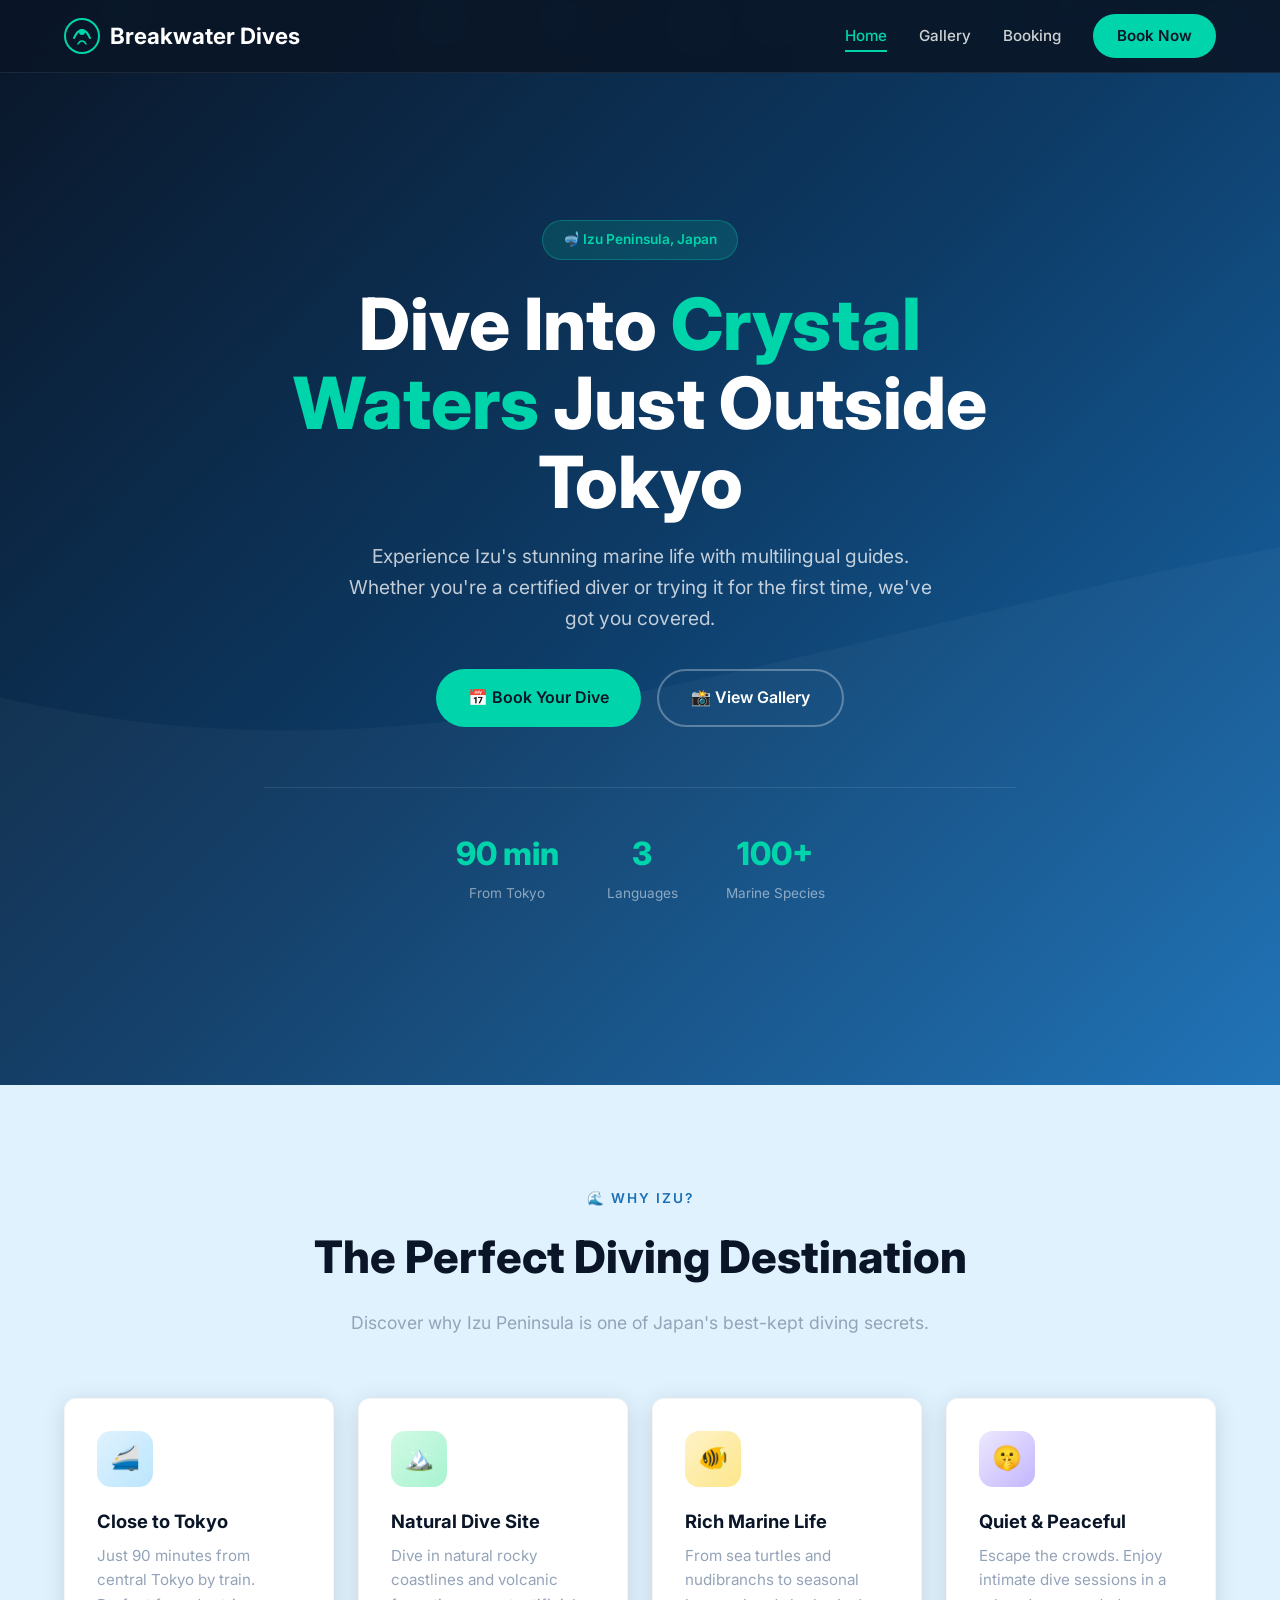
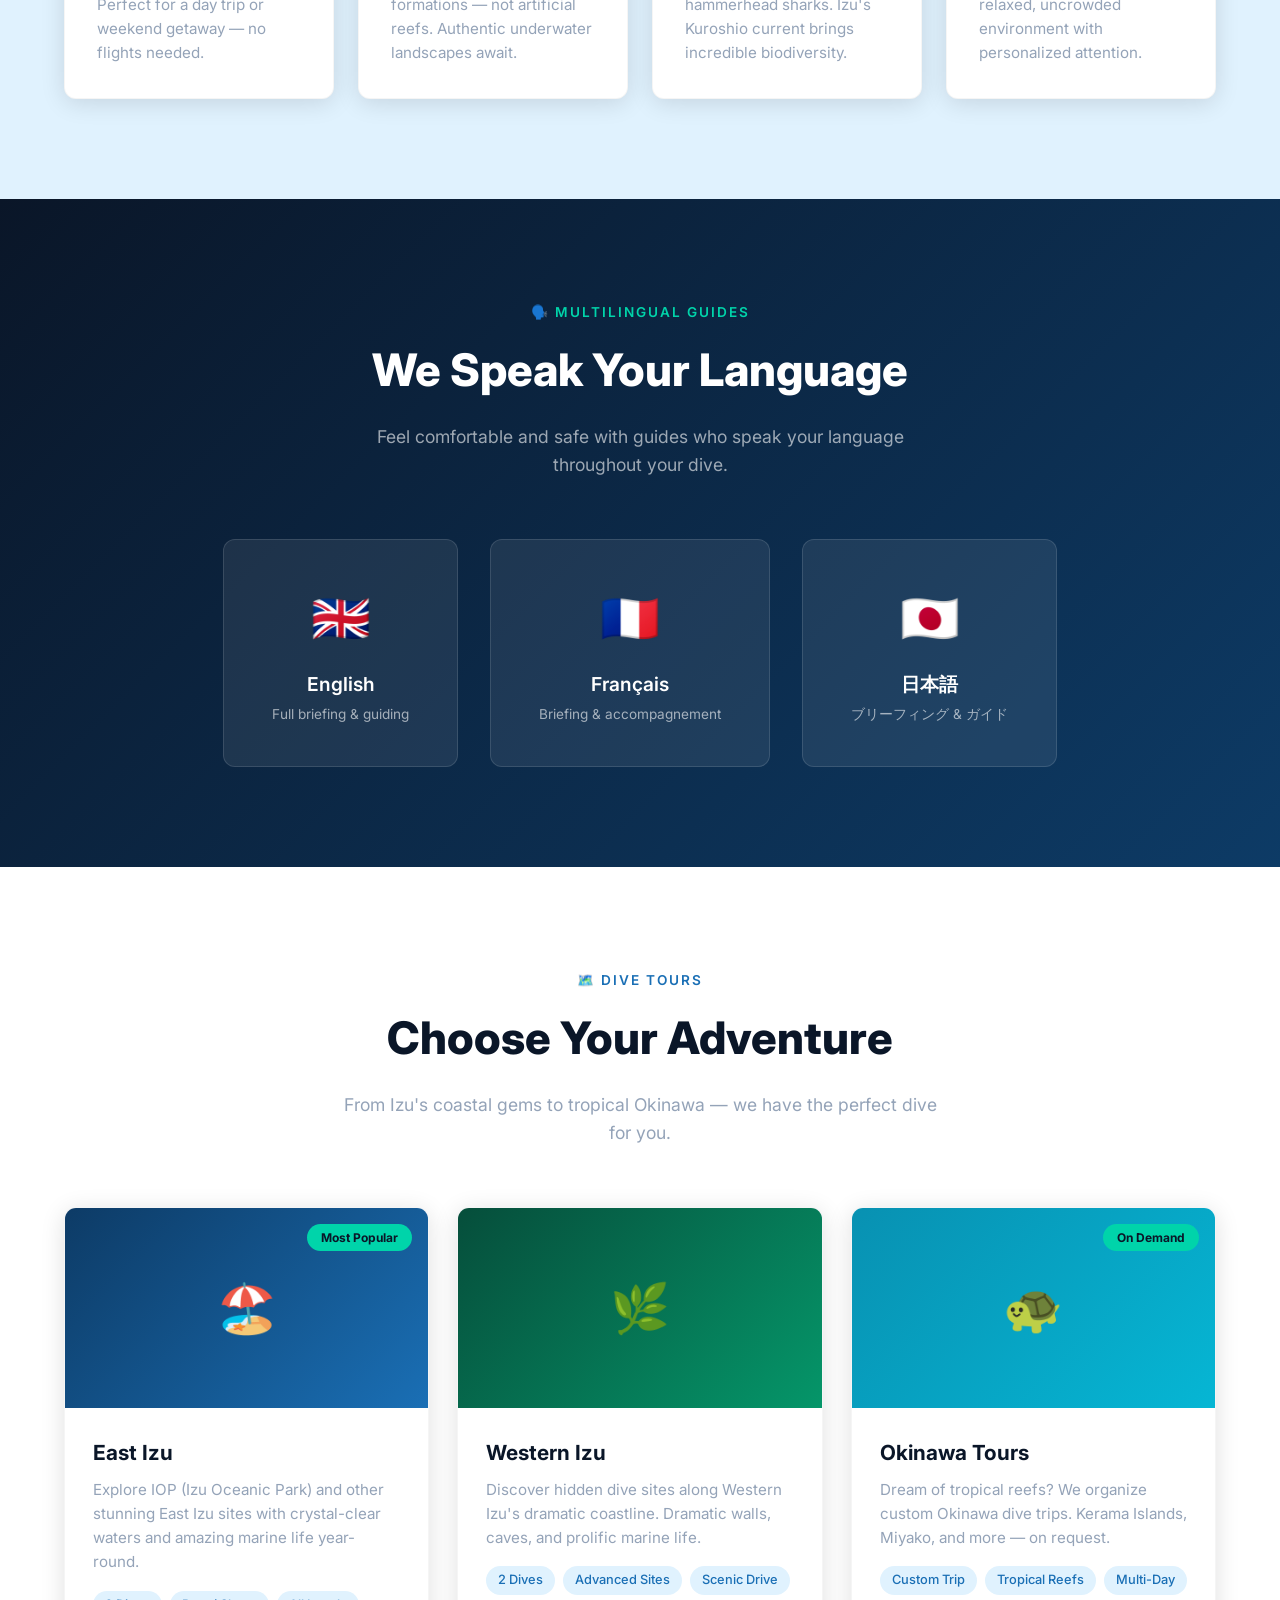
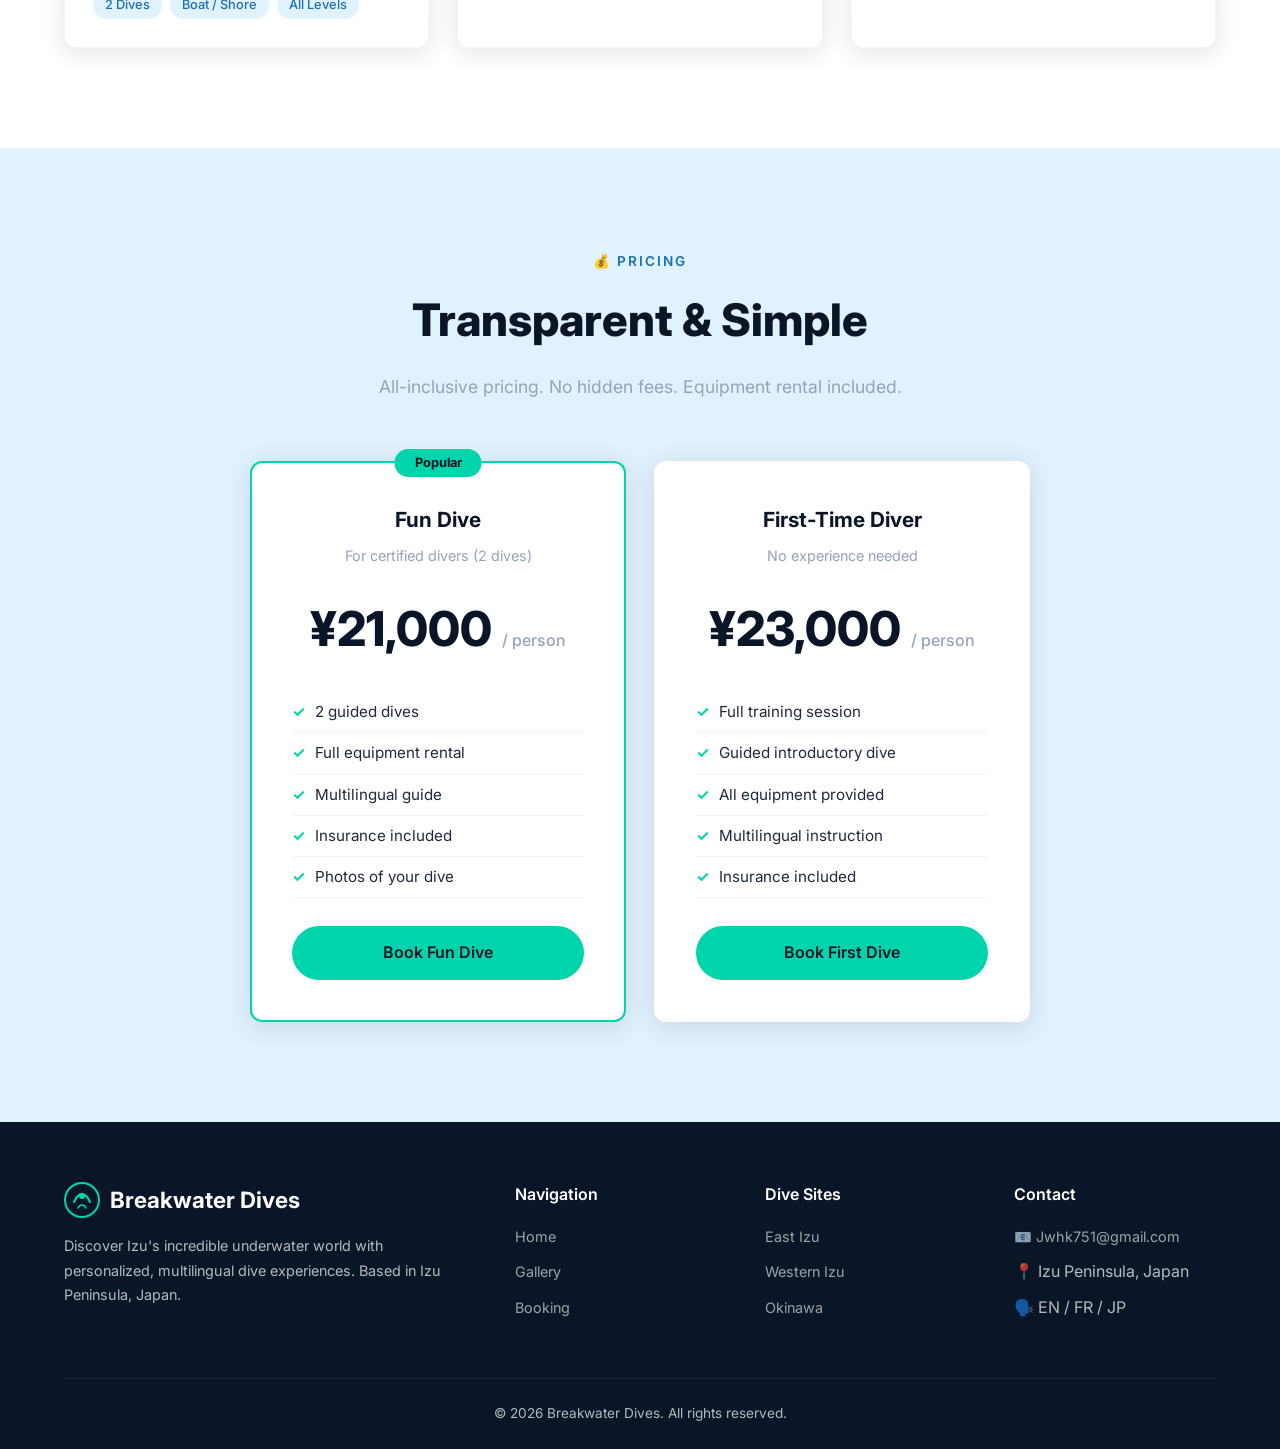
<file: index.html>
<!DOCTYPE html>
<html lang="en">
<head>
  <meta charset="UTF-8">
  <meta name="viewport" content="width=device-width, initial-scale=1.0">
  <title>Breakwater Dives – Discover Izu's Underwater World</title>
  <meta name="description" content="Breakwater Dives offers guided scuba diving in Izu, Japan. Multilingual guides (EN/FR/JP), certified & first-time divers welcome. Close to Tokyo.">
  <link rel="preconnect" href="https://fonts.googleapis.com">
  <link href="https://fonts.googleapis.com/css2?family=Inter:wght@400;500;600;700;800&display=swap" rel="stylesheet">
  <link rel="stylesheet" href="css/style.css">
</head>
<body>

  <!-- Navigation -->
  <nav class="navbar">
    <div class="container">
      <a href="index.html" class="logo">
        <svg viewBox="0 0 36 36" fill="none" xmlns="http://www.w3.org/2000/svg">
          <circle cx="18" cy="18" r="17" stroke="#00d4aa" stroke-width="2"/>
          <path d="M10 20c2-4 4-8 8-8s6 4 8 8" stroke="#00d4aa" stroke-width="2" stroke-linecap="round"/>
          <circle cx="18" cy="14" r="3" fill="#00d4aa"/>
          <path d="M14 26c1-2 2.5-3 4-3s3 1 4 3" stroke="#00d4aa" stroke-width="1.5" stroke-linecap="round"/>
        </svg>
        Breakwater Dives
      </a>
      <div class="nav-links">
        <a href="index.html" class="active">Home</a>
        <a href="gallery.html">Gallery</a>
        <a href="booking.html">Booking</a>
        <a href="booking.html" class="nav-cta">Book Now</a>
      </div>
      <button class="hamburger" aria-label="Menu">
        <span></span><span></span><span></span>
      </button>
    </div>
  </nav>

  <!-- Hero -->
  <section class="hero">
    <div class="hero-bubbles"></div>
    <div class="hero-content">
      <div class="hero-badge">🤿 Izu Peninsula, Japan</div>
      <h1>Dive Into <span>Crystal Waters</span> Just Outside Tokyo</h1>
      <p>Experience Izu's stunning marine life with multilingual guides. Whether you're a certified diver or trying it for the first time, we've got you covered.</p>
      <div class="hero-btns">
        <a href="booking.html" class="btn btn-primary">📅 Book Your Dive</a>
        <a href="gallery.html" class="btn btn-outline">📸 View Gallery</a>
      </div>
      <div class="hero-stats">
        <div class="stat">
          <div class="stat-num">90 min</div>
          <div class="stat-label">From Tokyo</div>
        </div>
        <div class="stat">
          <div class="stat-num">3</div>
          <div class="stat-label">Languages</div>
        </div>
        <div class="stat">
          <div class="stat-num">100+</div>
          <div class="stat-label">Marine Species</div>
        </div>
      </div>
    </div>
  </section>

  <!-- Why Izu -->
  <section class="why-izu" id="why-izu">
    <div class="container">
      <div class="section-header">
        <div class="section-label">🌊 Why Izu?</div>
        <h2 class="section-title">The Perfect Diving Destination</h2>
        <p class="section-subtitle">Discover why Izu Peninsula is one of Japan's best-kept diving secrets.</p>
      </div>
      <div class="merits-grid">
        <div class="merit-card">
          <div class="merit-icon tokyo">🚄</div>
          <h3>Close to Tokyo</h3>
          <p>Just 90 minutes from central Tokyo by train. Perfect for a day trip or weekend getaway — no flights needed.</p>
        </div>
        <div class="merit-card">
          <div class="merit-icon nature">🏔️</div>
          <h3>Natural Dive Site</h3>
          <p>Dive in natural rocky coastlines and volcanic formations — not artificial reefs. Authentic underwater landscapes await.</p>
        </div>
        <div class="merit-card">
          <div class="merit-icon marine">🐠</div>
          <h3>Rich Marine Life</h3>
          <p>From sea turtles and nudibranchs to seasonal hammerhead sharks. Izu's Kuroshio current brings incredible biodiversity.</p>
        </div>
        <div class="merit-card">
          <div class="merit-icon quiet">🤫</div>
          <h3>Quiet & Peaceful</h3>
          <p>Escape the crowds. Enjoy intimate dive sessions in a relaxed, uncrowded environment with personalized attention.</p>
        </div>
      </div>
    </div>
  </section>

  <!-- Languages -->
  <section class="languages">
    <div class="container">
      <div class="section-header">
        <div class="section-label">🗣️ Multilingual Guides</div>
        <h2 class="section-title">We Speak Your Language</h2>
        <p class="section-subtitle">Feel comfortable and safe with guides who speak your language throughout your dive.</p>
      </div>
      <div class="lang-grid">
        <div class="lang-card">
          <div class="lang-flag">🇬🇧</div>
          <h3>English</h3>
          <p>Full briefing & guiding</p>
        </div>
        <div class="lang-card">
          <div class="lang-flag">🇫🇷</div>
          <h3>Français</h3>
          <p>Briefing & accompagnement</p>
        </div>
        <div class="lang-card">
          <div class="lang-flag">🇯🇵</div>
          <h3>日本語</h3>
          <p>ブリーフィング & ガイド</p>
        </div>
      </div>
    </div>
  </section>

  <!-- Tours -->
  <section class="tours" id="tours">
    <div class="container">
      <div class="section-header">
        <div class="section-label">🗺️ Dive Tours</div>
        <h2 class="section-title">Choose Your Adventure</h2>
        <p class="section-subtitle">From Izu's coastal gems to tropical Okinawa — we have the perfect dive for you.</p>
      </div>
      <div class="tours-grid">
        <div class="tour-card">
          <div class="tour-img" style="background: linear-gradient(135deg, #0d3b66, #1a6fb5);">
            🏖️
            <span class="tour-tag">Most Popular</span>
          </div>
          <div class="tour-body">
            <h3>East Izu</h3>
            <p>Explore IOP (Izu Oceanic Park) and other stunning East Izu sites with crystal-clear waters and amazing marine life year-round.</p>
            <div class="tour-features">
              <span class="tour-feat">2 Dives</span>
              <span class="tour-feat">Boat / Shore</span>
              <span class="tour-feat">All Levels</span>
            </div>
          </div>
        </div>
        <div class="tour-card">
          <div class="tour-img" style="background: linear-gradient(135deg, #064e3b, #059669);">
            🌿
          </div>
          <div class="tour-body">
            <h3>Western Izu</h3>
            <p>Discover hidden dive sites along Western Izu's dramatic coastline. Dramatic walls, caves, and prolific marine life.</p>
            <div class="tour-features">
              <span class="tour-feat">2 Dives</span>
              <span class="tour-feat">Advanced Sites</span>
              <span class="tour-feat">Scenic Drive</span>
            </div>
          </div>
        </div>
        <div class="tour-card">
          <div class="tour-img" style="background: linear-gradient(135deg, #0891b2, #06b6d4);">
            🐢
            <span class="tour-tag">On Demand</span>
          </div>
          <div class="tour-body">
            <h3>Okinawa Tours</h3>
            <p>Dream of tropical reefs? We organize custom Okinawa dive trips. Kerama Islands, Miyako, and more — on request.</p>
            <div class="tour-features">
              <span class="tour-feat">Custom Trip</span>
              <span class="tour-feat">Tropical Reefs</span>
              <span class="tour-feat">Multi-Day</span>
            </div>
          </div>
        </div>
      </div>
    </div>
  </section>

  <!-- Pricing -->
  <section class="pricing" id="pricing">
    <div class="container">
      <div class="section-header">
        <div class="section-label">💰 Pricing</div>
        <h2 class="section-title">Transparent & Simple</h2>
        <p class="section-subtitle">All-inclusive pricing. No hidden fees. Equipment rental included.</p>
      </div>
      <div class="pricing-grid">
        <div class="price-card featured">
          <span class="price-badge">Popular</span>
          <h3>Fun Dive</h3>
          <p class="price-desc">For certified divers (2 dives)</p>
          <div class="price-amount">¥21,000 <span>/ person</span></div>
          <ul class="price-includes">
            <li>2 guided dives</li>
            <li>Full equipment rental</li>
            <li>Multilingual guide</li>
            <li>Insurance included</li>
            <li>Photos of your dive</li>
          </ul>
          <a href="booking.html" class="btn btn-primary">Book Fun Dive</a>
        </div>
        <div class="price-card">
          <h3>First-Time Diver</h3>
          <p class="price-desc">No experience needed</p>
          <div class="price-amount">¥23,000 <span>/ person</span></div>
          <ul class="price-includes">
            <li>Full training session</li>
            <li>Guided introductory dive</li>
            <li>All equipment provided</li>
            <li>Multilingual instruction</li>
            <li>Insurance included</li>
          </ul>
          <a href="booking.html" class="btn btn-primary">Book First Dive</a>
        </div>
      </div>
    </div>
  </section>

  <!-- Footer -->
  <footer class="footer">
    <div class="container">
      <div class="footer-grid">
        <div class="footer-brand">
          <a href="index.html" class="logo">
            <svg viewBox="0 0 36 36" fill="none" xmlns="https://thumbs.dreamstime.com/b/minimalist-abstract-logo-featuring-stylized-circular-shape-formed-two-interlocking-arcs-shades-blue-teal-small-446014583.jpg">
              <circle cx="18" cy="18" r="17" stroke="#00d4aa" stroke-width="2"/>
              <path d="M10 20c2-4 4-8 8-8s6 4 8 8" stroke="#00d4aa" stroke-width="2" stroke-linecap="round"/>
              <circle cx="18" cy="14" r="3" fill="#00d4aa"/>
              <path d="M14 26c1-2 2.5-3 4-3s3 1 4 3" stroke="#00d4aa" stroke-width="1.5" stroke-linecap="round"/>
            </svg>
            Breakwater Dives
          </a>
          <p>Discover Izu's incredible underwater world with personalized, multilingual dive experiences. Based in Izu Peninsula, Japan.</p>
        </div>
        <div>
          <h4>Navigation</h4>
          <ul>
            <li><a href="index.html">Home</a></li>
            <li><a href="gallery.html">Gallery</a></li>
            <li><a href="booking.html">Booking</a></li>
          </ul>
        </div>
        <div>
          <h4>Dive Sites</h4>
          <ul>
            <li><a href="booking.html">East Izu</a></li>
            <li><a href="booking.html">Western Izu</a></li>
            <li><a href="booking.html">Okinawa</a></li>
          </ul>
        </div>
        <div>
          <h4>Contact</h4>
          <ul>
            <li><a href="mailto:Jwhk751@gmail.com">📧 Jwhk751@gmail.com</a></li>
            <li>📍 Izu Peninsula, Japan</li>
            <li>🗣️ EN / FR / JP</li>
          </ul>
        </div>
      </div>
      <div class="footer-bottom">
        &copy; 2026 Breakwater Dives. All rights reserved.
      </div>
    </div>
  </footer>

  <script src="js/main.js"></script>
</body>
</html>
</file>
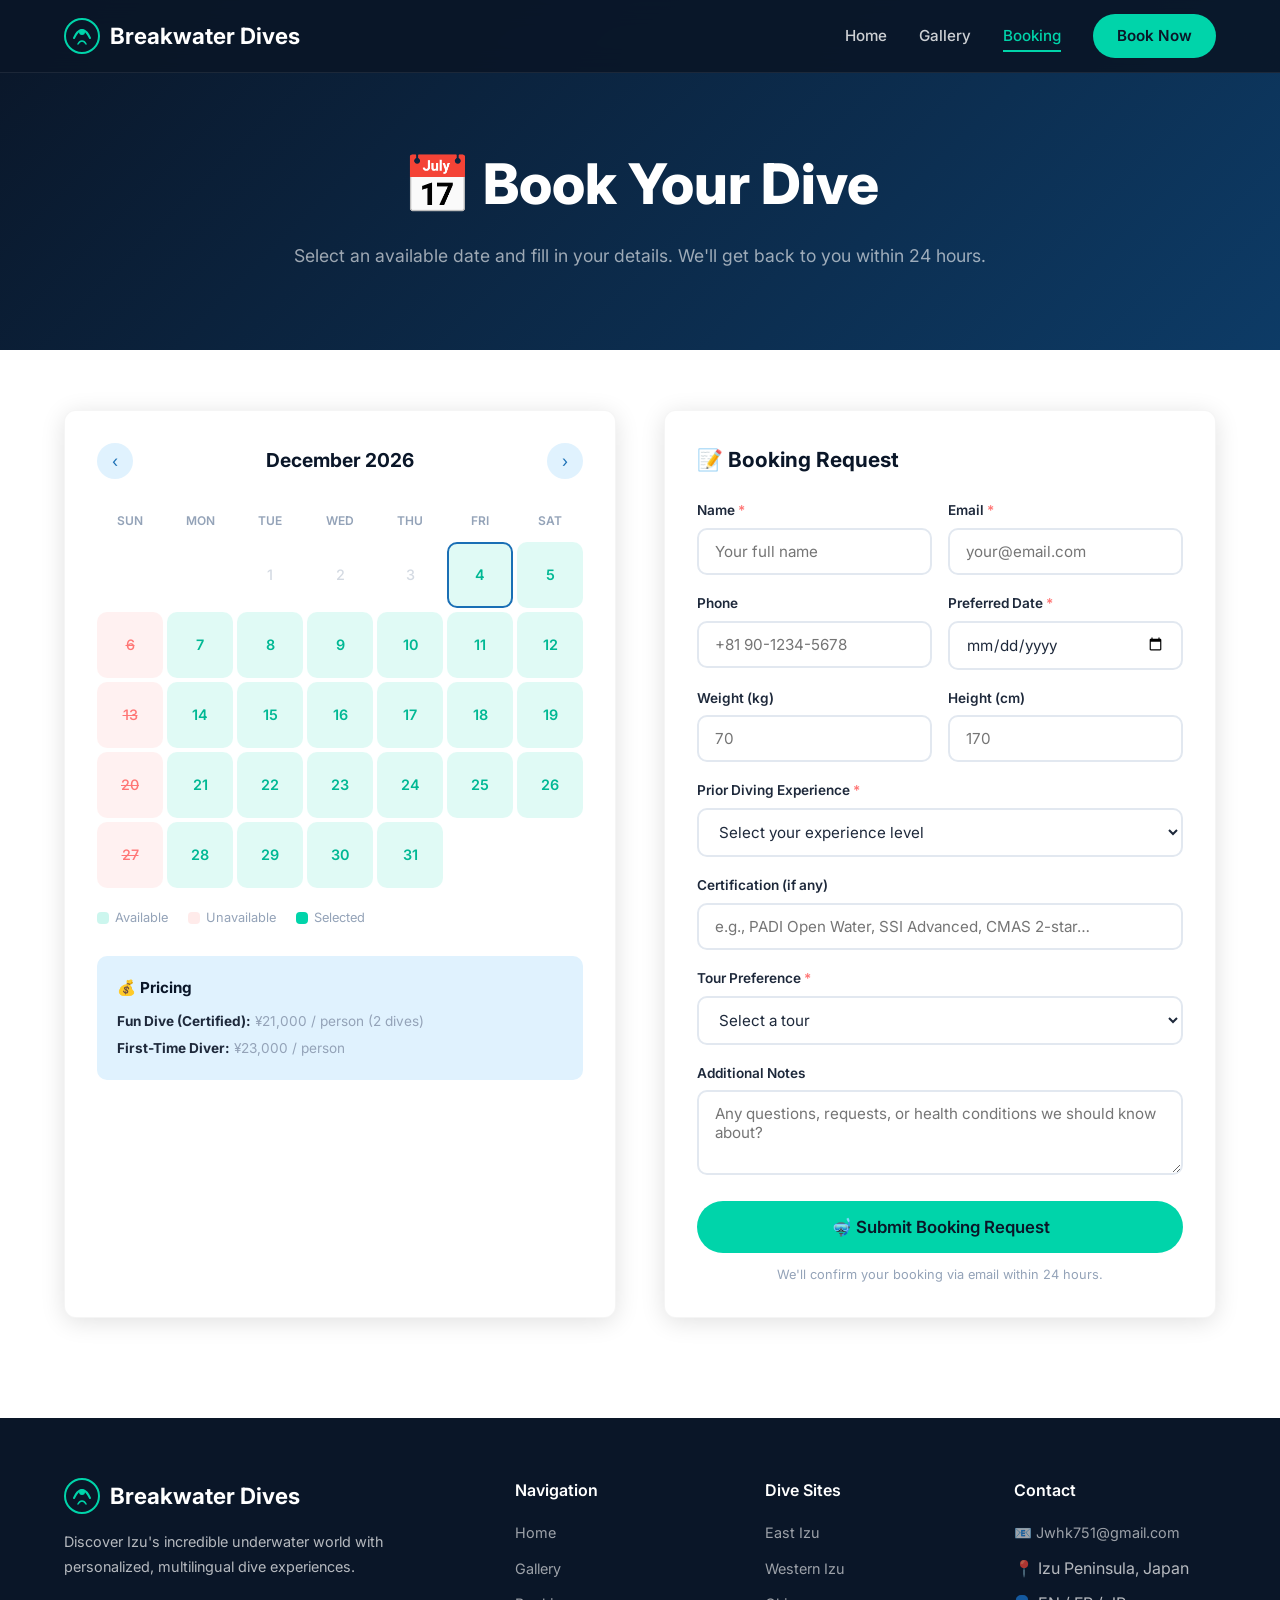
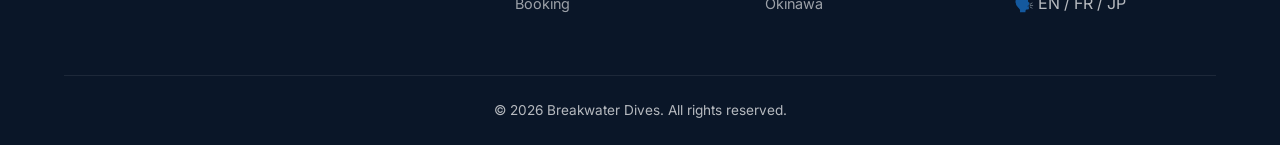
<file: booking.html>
<!DOCTYPE html>
<html lang="en">
<head>
  <meta charset="UTF-8">
  <meta name="viewport" content="width=device-width, initial-scale=1.0">
  <title>Book a Dive – Breakwater Dives</title>
  <meta name="description" content="Check availability and book your dive with Breakwater Dives in Izu, Japan.">
  <link rel="preconnect" href="https://fonts.googleapis.com">
  <link href="https://fonts.googleapis.com/css2?family=Inter:wght@400;500;600;700;800&display=swap" rel="stylesheet">
  <link rel="stylesheet" href="css/style.css">
</head>
<body>

  <!-- Navigation -->
  <nav class="navbar">
    <div class="container">
      <a href="index.html" class="logo">
        <svg viewBox="0 0 36 36" fill="none" xmlns="http://www.w3.org/2000/svg">
          <circle cx="18" cy="18" r="17" stroke="#00d4aa" stroke-width="2"/>
          <path d="M10 20c2-4 4-8 8-8s6 4 8 8" stroke="#00d4aa" stroke-width="2" stroke-linecap="round"/>
          <circle cx="18" cy="14" r="3" fill="#00d4aa"/>
          <path d="M14 26c1-2 2.5-3 4-3s3 1 4 3" stroke="#00d4aa" stroke-width="1.5" stroke-linecap="round"/>
        </svg>
        Breakwater Dives
      </a>
      <div class="nav-links">
        <a href="index.html">Home</a>
        <a href="gallery.html">Gallery</a>
        <a href="booking.html" class="active">Booking</a>
        <a href="booking.html" class="nav-cta">Book Now</a>
      </div>
      <button class="hamburger" aria-label="Menu">
        <span></span><span></span><span></span>
      </button>
    </div>
  </nav>

  <!-- Page Hero -->
  <section class="page-hero">
    <div class="container">
      <h1>📅 Book Your Dive</h1>
      <p>Select an available date and fill in your details. We'll get back to you within 24 hours.</p>
    </div>
  </section>

  <!-- Booking Section -->
  <section class="booking-section">
    <div class="container">
      <div class="booking-layout">

        <!-- Calendar Panel -->
        <div class="calendar-panel">
          <div class="calendar-header">
            <button class="cal-nav" id="calPrev" aria-label="Previous month">&#8249;</button>
            <h3 id="calendarMonth"></h3>
            <button class="cal-nav" id="calNext" aria-label="Next month">&#8250;</button>
          </div>
          <div class="calendar-grid" id="calendarGrid"></div>
          <div class="cal-legend">
            <div class="cal-legend-item">
              <div class="cal-legend-dot" style="background: rgba(0,212,170,.2);"></div> Available
            </div>
            <div class="cal-legend-item">
              <div class="cal-legend-dot" style="background: rgba(255,118,117,.15);"></div> Unavailable
            </div>
            <div class="cal-legend-item">
              <div class="cal-legend-dot" style="background: var(--accent);"></div> Selected
            </div>
          </div>

          <!-- Pricing reminder -->
          <div style="margin-top: 28px; padding: 20px; background: var(--light); border-radius: 10px;">
            <h4 style="font-size: .95rem; font-weight: 700; color: var(--deep); margin-bottom: 10px;">💰 Pricing</h4>
            <p style="font-size: .85rem; color: var(--text-light); margin-bottom: 6px;">
              <strong style="color: var(--text);">Fun Dive (Certified):</strong> ¥21,000 / person (2 dives)
            </p>
            <p style="font-size: .85rem; color: var(--text-light);">
              <strong style="color: var(--text);">First-Time Diver:</strong> ¥23,000 / person
            </p>
          </div>
        </div>

        <!-- Booking Form -->
        <div class="form-panel">
          <h3>📝 Booking Request</h3>
          <form id="bookingForm" action="https://formsubmit.co/Jwhk751@gmail.com" method="POST">
            <!-- FormSubmit config -->
            <input type="hidden" name="_subject" value="New Dive Booking Request – Breakwater Dives">
            <input type="hidden" name="_captcha" value="true">
            <input type="hidden" name="_template" value="table">
            <input type="hidden" name="_next" value="">
            <input type="text" name="_honey" style="display:none">

            <div class="form-row">
              <div class="form-group">
                <label>Name <span class="required">*</span></label>
                <input type="text" name="name" required placeholder="Your full name">
              </div>
              <div class="form-group">
                <label>Email <span class="required">*</span></label>
                <input type="email" name="email" required placeholder="your@email.com">
              </div>
            </div>

            <div class="form-row">
              <div class="form-group">
                <label>Phone</label>
                <input type="tel" name="phone" placeholder="+81 90-1234-5678">
              </div>
              <div class="form-group">
                <label>Preferred Date <span class="required">*</span></label>
                <input type="date" name="preferred_date" id="preferredDate" required>
              </div>
            </div>

            <div class="form-row">
              <div class="form-group">
                <label>Weight (kg)</label>
                <input type="number" name="weight_kg" placeholder="70" min="30" max="200">
              </div>
              <div class="form-group">
                <label>Height (cm)</label>
                <input type="number" name="height_cm" placeholder="170" min="100" max="220">
              </div>
            </div>

            <div class="form-group">
              <label>Prior Diving Experience <span class="required">*</span></label>
              <select name="experience" required>
                <option value="" disabled selected>Select your experience level</option>
                <option value="none">No experience (first time)</option>
                <option value="beginner">Beginner (1-5 dives)</option>
                <option value="intermediate">Intermediate (6-30 dives)</option>
                <option value="advanced">Advanced (30+ dives)</option>
                <option value="professional">Professional / Instructor</option>
              </select>
            </div>

            <div class="form-group">
              <label>Certification (if any)</label>
              <input type="text" name="certification" placeholder="e.g., PADI Open Water, SSI Advanced, CMAS 2-star…">
            </div>

            <div class="form-group">
              <label>Tour Preference <span class="required">*</span></label>
              <select name="tour_preference" required>
                <option value="" disabled selected>Select a tour</option>
                <option value="east_izu">East Izu (Most Popular)</option>
                <option value="western_izu">Western Izu</option>
                <option value="okinawa">Okinawa Tour (On Demand)</option>
                <option value="undecided">Not sure yet — please advise</option>
              </select>
            </div>

            <div class="form-group">
              <label>Additional Notes</label>
              <textarea name="notes" rows="3" placeholder="Any questions, requests, or health conditions we should know about?"></textarea>
            </div>

            <div class="form-submit">
              <button type="submit" class="btn btn-primary">🤿 Submit Booking Request</button>
            </div>
            <p class="form-note">We'll confirm your booking via email within 24 hours.</p>
          </form>
        </div>

      </div>
    </div>
  </section>

  <!-- Footer -->
  <footer class="footer">
    <div class="container">
      <div class="footer-grid">
        <div class="footer-brand">
          <a href="index.html" class="logo">
            <svg viewBox="0 0 36 36" fill="none" xmlns="http://www.w3.org/2000/svg">
              <circle cx="18" cy="18" r="17" stroke="#00d4aa" stroke-width="2"/>
              <path d="M10 20c2-4 4-8 8-8s6 4 8 8" stroke="#00d4aa" stroke-width="2" stroke-linecap="round"/>
              <circle cx="18" cy="14" r="3" fill="#00d4aa"/>
              <path d="M14 26c1-2 2.5-3 4-3s3 1 4 3" stroke="#00d4aa" stroke-width="1.5" stroke-linecap="round"/>
            </svg>
            Breakwater Dives
          </a>
          <p>Discover Izu's incredible underwater world with personalized, multilingual dive experiences.</p>
        </div>
        <div>
          <h4>Navigation</h4>
          <ul>
            <li><a href="index.html">Home</a></li>
            <li><a href="gallery.html">Gallery</a></li>
            <li><a href="booking.html">Booking</a></li>
          </ul>
        </div>
        <div>
          <h4>Dive Sites</h4>
          <ul>
            <li><a href="booking.html">East Izu</a></li>
            <li><a href="booking.html">Western Izu</a></li>
            <li><a href="booking.html">Okinawa</a></li>
          </ul>
        </div>
        <div>
          <h4>Contact</h4>
          <ul>
            <li><a href="mailto:Jwhk751@gmail.com">📧 Jwhk751@gmail.com</a></li>
            <li>📍 Izu Peninsula, Japan</li>
            <li>🗣️ EN / FR / JP</li>
          </ul>
        </div>
      </div>
      <div class="footer-bottom">
        &copy; 2026 Breakwater Dives. All rights reserved.
      </div>
    </div>
  </footer>

  <script src="js/calendar.js"></script>
  <script src="js/main.js"></script>
</body>
</html>
</file>
<file: css/style.css>
/* ===== Reset & Base ===== */
*, *::before, *::after { box-sizing: border-box; margin: 0; padding: 0; }

:root {
  --deep: #0a1628;
  --ocean: #0d3b66;
  --mid: #1a6fb5;
  --sky: #3da5d9;
  --light: #e0f2fe;
  --foam: #ffffff;
  --accent: #00d4aa;
  --accent-dark: #00b894;
  --coral: #ff7675;
  --sand: #ffeaa7;
  --text: #1e293b;
  --text-light: #94a3b8;
  --radius: 12px;
  --shadow: 0 4px 24px rgba(0,0,0,.12);
  --shadow-lg: 0 8px 40px rgba(0,0,0,.18);
  --transition: .3s ease;
}

html { scroll-behavior: smooth; font-size: 16px; }
body {
  font-family: 'Inter', -apple-system, BlinkMacSystemFont, 'Segoe UI', sans-serif;
  color: var(--text);
  line-height: 1.6;
  background: var(--foam);
  overflow-x: hidden;
}

a { text-decoration: none; color: inherit; }
ul { list-style: none; }
img { max-width: 100%; display: block; }
button, input, select, textarea { font-family: inherit; font-size: inherit; }

.container { max-width: 1200px; margin: 0 auto; padding: 0 24px; }

/* ===== Navigation ===== */
.navbar {
  position: fixed; top: 0; left: 0; right: 0; z-index: 1000;
  background: rgba(10, 22, 40, .92);
  backdrop-filter: blur(12px);
  border-bottom: 1px solid rgba(255,255,255,.08);
  transition: var(--transition);
}
.navbar .container {
  display: flex; align-items: center; justify-content: space-between;
  height: 72px;
}
.logo {
  display: flex; align-items: center; gap: 10px;
  font-size: 1.4rem; font-weight: 700; color: var(--foam);
}
.logo svg { width: 36px; height: 36px; }
.nav-links { display: flex; gap: 32px; align-items: center; }
.nav-links a {
  color: rgba(255,255,255,.8); font-weight: 500; font-size: .95rem;
  position: relative; transition: var(--transition);
}
.nav-links a:hover, .nav-links a.active { color: var(--accent); }
.nav-links a::after {
  content: ''; position: absolute; bottom: -4px; left: 0; width: 0; height: 2px;
  background: var(--accent); transition: var(--transition);
}
.nav-links a:hover::after, .nav-links a.active::after { width: 100%; }
.nav-cta {
  background: var(--accent); color: var(--deep) !important; padding: 10px 24px;
  border-radius: 50px; font-weight: 600 !important;
}
.nav-cta:hover { background: var(--accent-dark); }
.nav-cta::after { display: none !important; }

.hamburger {
  display: none; flex-direction: column; gap: 5px; cursor: pointer;
  background: none; border: none; padding: 4px;
}
.hamburger span {
  width: 26px; height: 2px; background: var(--foam); border-radius: 2px;
  transition: var(--transition);
}

/* ===== Hero ===== */
.hero {
  position: relative; min-height: 100vh; display: flex; align-items: center;
  background: linear-gradient(135deg, var(--deep) 0%, var(--ocean) 50%, var(--mid) 100%);
  overflow: hidden;
}
.hero::before {
  content: ''; position: absolute; inset: 0;
  background: url('data:image/svg+xml,<svg xmlns="http://www.w3.org/2000/svg" viewBox="0 0 1440 320"><path fill="rgba(255,255,255,0.03)" d="M0,192L48,176C96,160,192,128,288,138.7C384,149,480,203,576,213.3C672,224,768,192,864,170.7C960,149,1056,139,1152,154.7C1248,171,1344,213,1392,234.7L1440,256L1440,320L1392,320C1344,320,1248,320,1152,320C1056,320,960,320,864,320C768,320,672,320,576,320C480,320,384,320,288,320C192,320,96,320,48,320L0,320Z"/></svg>') no-repeat bottom / cover;
}
.hero-bubbles {
  position: absolute; inset: 0; pointer-events: none; overflow: hidden;
}
.bubble {
  position: absolute; border-radius: 50%;
  background: radial-gradient(circle at 30% 30%, rgba(0,212,170,.15), transparent);
  animation: float linear infinite;
}
@keyframes float {
  0% { transform: translateY(100vh) scale(0); opacity: 0; }
  10% { opacity: 1; }
  90% { opacity: 1; }
  100% { transform: translateY(-20vh) scale(1); opacity: 0; }
}
.hero-content {
  position: relative; z-index: 2; text-align: center;
  max-width: 800px; margin: 0 auto; padding: 120px 24px 80px;
}
.hero-badge {
  display: inline-flex; align-items: center; gap: 8px;
  background: rgba(0,212,170,.15); border: 1px solid rgba(0,212,170,.3);
  padding: 8px 20px; border-radius: 50px; margin-bottom: 24px;
  color: var(--accent); font-size: .85rem; font-weight: 600;
}
.hero h1 {
  font-size: clamp(2.5rem, 6vw, 4.5rem); font-weight: 800;
  color: var(--foam); line-height: 1.1; margin-bottom: 20px;
}
.hero h1 span { color: var(--accent); }
.hero p {
  font-size: 1.2rem; color: rgba(255,255,255,.75); margin-bottom: 36px;
  max-width: 600px; margin-left: auto; margin-right: auto;
}
.hero-btns { display: flex; gap: 16px; justify-content: center; flex-wrap: wrap; }
.btn {
  display: inline-flex; align-items: center; gap: 8px;
  padding: 14px 32px; border-radius: 50px; font-weight: 600;
  font-size: 1rem; cursor: pointer; border: none; transition: var(--transition);
}
.btn-primary { background: var(--accent); color: var(--deep); }
.btn-primary:hover { background: var(--accent-dark); transform: translateY(-2px); box-shadow: var(--shadow-lg); }
.btn-outline {
  background: transparent; color: var(--foam);
  border: 2px solid rgba(255,255,255,.3);
}
.btn-outline:hover { border-color: var(--accent); color: var(--accent); }
.hero-stats {
  display: flex; justify-content: center; gap: 48px; margin-top: 60px;
  padding-top: 40px; border-top: 1px solid rgba(255,255,255,.1);
}
.stat { text-align: center; }
.stat-num { font-size: 2rem; font-weight: 800; color: var(--accent); }
.stat-label { font-size: .85rem; color: rgba(255,255,255,.5); margin-top: 4px; }

/* ===== Section Styles ===== */
section { padding: 100px 0; }
.section-label {
  display: inline-flex; align-items: center; gap: 8px;
  color: var(--mid); font-weight: 600; font-size: .85rem;
  text-transform: uppercase; letter-spacing: 2px; margin-bottom: 12px;
}
.section-title {
  font-size: clamp(1.8rem, 4vw, 2.8rem); font-weight: 800;
  color: var(--deep); margin-bottom: 16px;
}
.section-subtitle {
  font-size: 1.1rem; color: var(--text-light); max-width: 600px;
}
.section-header { text-align: center; margin-bottom: 60px; }
.section-header .section-subtitle { margin: 0 auto; }

/* ===== Why Izu ===== */
.why-izu { background: var(--light); }
.merits-grid {
  display: grid; grid-template-columns: repeat(auto-fit, minmax(260px, 1fr));
  gap: 24px;
}
.merit-card {
  background: var(--foam); border-radius: var(--radius); padding: 32px;
  box-shadow: var(--shadow); transition: var(--transition);
  border: 1px solid rgba(0,0,0,.04);
}
.merit-card:hover { transform: translateY(-4px); box-shadow: var(--shadow-lg); }
.merit-icon {
  width: 56px; height: 56px; border-radius: 14px; display: flex;
  align-items: center; justify-content: center; margin-bottom: 20px;
  font-size: 1.5rem;
}
.merit-icon.tokyo { background: linear-gradient(135deg, #e0f2fe, #bae6fd); }
.merit-icon.nature { background: linear-gradient(135deg, #d1fae5, #a7f3d0); }
.merit-icon.marine { background: linear-gradient(135deg, #fef3c7, #fde68a); }
.merit-icon.quiet { background: linear-gradient(135deg, #ede9fe, #c4b5fd); }
.merit-card h3 { font-size: 1.15rem; font-weight: 700; margin-bottom: 8px; color: var(--deep); }
.merit-card p { color: var(--text-light); font-size: .95rem; }

/* ===== Languages ===== */
.languages { background: linear-gradient(135deg, var(--deep), var(--ocean)); color: var(--foam); }
.lang-grid { display: flex; gap: 32px; justify-content: center; flex-wrap: wrap; }
.lang-card {
  background: rgba(255,255,255,.08); border: 1px solid rgba(255,255,255,.12);
  border-radius: var(--radius); padding: 40px 48px; text-align: center;
  transition: var(--transition); min-width: 200px;
}
.lang-card:hover { background: rgba(255,255,255,.14); transform: translateY(-4px); }
.lang-flag { font-size: 3rem; margin-bottom: 12px; }
.lang-card h3 { font-size: 1.2rem; font-weight: 600; }
.lang-card p { color: rgba(255,255,255,.6); font-size: .85rem; margin-top: 4px; }
.languages .section-label { color: var(--accent); }
.languages .section-title { color: var(--foam); }
.languages .section-subtitle { color: rgba(255,255,255,.6); }

/* ===== Tours ===== */
.tours-grid {
  display: grid; grid-template-columns: repeat(auto-fit, minmax(320px, 1fr));
  gap: 28px;
}
.tour-card {
  background: var(--foam); border-radius: var(--radius); overflow: hidden;
  box-shadow: var(--shadow); transition: var(--transition);
  border: 1px solid rgba(0,0,0,.04);
}
.tour-card:hover { transform: translateY(-4px); box-shadow: var(--shadow-lg); }
.tour-img {
  height: 200px; background: linear-gradient(135deg, var(--ocean), var(--mid));
  display: flex; align-items: center; justify-content: center;
  font-size: 3rem; position: relative;
}
.tour-tag {
  position: absolute; top: 16px; right: 16px;
  background: var(--accent); color: var(--deep); padding: 4px 14px;
  border-radius: 50px; font-size: .75rem; font-weight: 700;
}
.tour-body { padding: 28px; }
.tour-body h3 { font-size: 1.3rem; font-weight: 700; margin-bottom: 8px; color: var(--deep); }
.tour-body p { color: var(--text-light); font-size: .95rem; margin-bottom: 16px; }
.tour-features { display: flex; flex-wrap: wrap; gap: 8px; }
.tour-feat {
  background: var(--light); color: var(--mid); padding: 4px 12px;
  border-radius: 50px; font-size: .8rem; font-weight: 500;
}

/* ===== Pricing ===== */
.pricing { background: var(--light); }
.pricing-grid {
  display: grid; grid-template-columns: repeat(auto-fit, minmax(340px, 1fr));
  gap: 28px; max-width: 780px; margin: 0 auto;
}
.price-card {
  background: var(--foam); border-radius: var(--radius); padding: 40px;
  box-shadow: var(--shadow); text-align: center; position: relative;
  border: 2px solid transparent; transition: var(--transition);
}
.price-card.featured { border-color: var(--accent); }
.price-card.featured .price-badge {
  position: absolute; top: -14px; left: 50%; transform: translateX(-50%);
  background: var(--accent); color: var(--deep); padding: 4px 20px;
  border-radius: 50px; font-size: .8rem; font-weight: 700;
}
.price-card h3 { font-size: 1.3rem; font-weight: 700; margin-bottom: 8px; color: var(--deep); }
.price-desc { color: var(--text-light); font-size: .9rem; margin-bottom: 24px; }
.price-amount { font-size: 3rem; font-weight: 800; color: var(--deep); }
.price-amount span { font-size: 1rem; font-weight: 500; color: var(--text-light); }
.price-includes { margin-top: 24px; text-align: left; }
.price-includes li {
  padding: 8px 0; font-size: .95rem; color: var(--text);
  display: flex; align-items: center; gap: 10px;
  border-bottom: 1px solid rgba(0,0,0,.05);
}
.price-includes li::before { content: '✓'; color: var(--accent); font-weight: 700; }
.price-card .btn { margin-top: 28px; width: 100%; justify-content: center; }

/* ===== Gallery Page ===== */
.page-hero {
  background: linear-gradient(135deg, var(--deep), var(--ocean));
  padding: 140px 0 80px; text-align: center;
}
.page-hero h1 { font-size: clamp(2rem, 5vw, 3.5rem); font-weight: 800; color: var(--foam); margin-bottom: 12px; }
.page-hero p { font-size: 1.1rem; color: rgba(255,255,255,.6); }

.gallery-grid {
  display: grid;
  grid-template-columns: repeat(auto-fill, minmax(300px, 1fr));
  gap: 20px; padding: 60px 0;
}
.gallery-item {
  border-radius: var(--radius); overflow: hidden; position: relative;
  aspect-ratio: 4/3; cursor: pointer; box-shadow: var(--shadow);
}
.gallery-item img {
  width: 100%; height: 100%; object-fit: cover;
  transition: transform .5s ease;
}
.gallery-item:hover img { transform: scale(1.08); }
.gallery-overlay {
  position: absolute; inset: 0;
  background: linear-gradient(to top, rgba(0,0,0,.6), transparent);
  opacity: 0; transition: var(--transition);
  display: flex; align-items: flex-end; padding: 20px;
}
.gallery-item:hover .gallery-overlay { opacity: 1; }
.gallery-overlay span { color: var(--foam); font-weight: 600; font-size: .95rem; }

/* Lightbox */
.lightbox {
  position: fixed; inset: 0; z-index: 2000; background: rgba(0,0,0,.92);
  display: none; align-items: center; justify-content: center;
  backdrop-filter: blur(8px);
}
.lightbox.active { display: flex; }
.lightbox img { max-width: 90vw; max-height: 85vh; border-radius: 8px; box-shadow: var(--shadow-lg); }
.lightbox-close {
  position: absolute; top: 24px; right: 24px;
  background: rgba(255,255,255,.15); border: none; color: var(--foam);
  width: 48px; height: 48px; border-radius: 50%; font-size: 1.5rem;
  cursor: pointer; transition: var(--transition);
}
.lightbox-close:hover { background: rgba(255,255,255,.3); }
.lightbox-nav {
  position: absolute; top: 50%; transform: translateY(-50%);
  background: rgba(255,255,255,.12); border: none; color: var(--foam);
  width: 52px; height: 52px; border-radius: 50%; font-size: 1.4rem;
  cursor: pointer; transition: var(--transition);
}
.lightbox-nav:hover { background: rgba(255,255,255,.25); }
.lightbox-prev { left: 24px; }
.lightbox-next { right: 24px; }

/* ===== Booking Page ===== */
.booking-section { padding: 60px 0 100px; }
.booking-layout { display: grid; grid-template-columns: 1fr 1fr; gap: 48px; }

/* Calendar */
.calendar-panel {
  background: var(--foam); border-radius: var(--radius); padding: 32px;
  box-shadow: var(--shadow); border: 1px solid rgba(0,0,0,.04);
}
.calendar-header {
  display: flex; align-items: center; justify-content: space-between; margin-bottom: 24px;
}
.calendar-header h3 { font-size: 1.2rem; font-weight: 700; color: var(--deep); }
.cal-nav {
  background: var(--light); border: none; width: 36px; height: 36px;
  border-radius: 50%; cursor: pointer; font-size: 1rem;
  color: var(--mid); transition: var(--transition);
}
.cal-nav:hover { background: var(--mid); color: var(--foam); }
.calendar-grid { display: grid; grid-template-columns: repeat(7, 1fr); gap: 4px; }
.cal-day-name {
  text-align: center; font-size: .75rem; font-weight: 600;
  color: var(--text-light); padding: 8px 0; text-transform: uppercase;
}
.cal-day {
  aspect-ratio: 1; display: flex; align-items: center; justify-content: center;
  border-radius: 10px; font-size: .9rem; font-weight: 500; cursor: pointer;
  transition: var(--transition); position: relative;
}
.cal-day:hover { background: var(--light); }
.cal-day.today { border: 2px solid var(--mid); font-weight: 700; }
.cal-day.available { background: rgba(0,212,170,.12); color: var(--accent-dark); font-weight: 600; }
.cal-day.available:hover { background: rgba(0,212,170,.25); }
.cal-day.unavailable { background: rgba(255,118,117,.1); color: var(--coral); text-decoration: line-through; cursor: not-allowed; }
.cal-day.selected { background: var(--accent); color: var(--deep); font-weight: 700; }
.cal-day.empty { cursor: default; }
.cal-day.past { color: var(--text-light); opacity: .4; cursor: not-allowed; }
.cal-legend { display: flex; gap: 20px; margin-top: 20px; flex-wrap: wrap; }
.cal-legend-item { display: flex; align-items: center; gap: 6px; font-size: .8rem; color: var(--text-light); }
.cal-legend-dot { width: 12px; height: 12px; border-radius: 4px; }

/* Booking Form */
.form-panel {
  background: var(--foam); border-radius: var(--radius); padding: 32px;
  box-shadow: var(--shadow); border: 1px solid rgba(0,0,0,.04);
}
.form-panel h3 { font-size: 1.3rem; font-weight: 700; color: var(--deep); margin-bottom: 24px; }
.form-row { display: grid; grid-template-columns: 1fr 1fr; gap: 16px; }
.form-group { margin-bottom: 18px; }
.form-group label {
  display: block; font-size: .85rem; font-weight: 600; color: var(--text);
  margin-bottom: 6px;
}
.form-group label .required { color: var(--coral); }
.form-group input, .form-group select, .form-group textarea {
  width: 100%; padding: 12px 16px; border: 2px solid #e2e8f0;
  border-radius: 10px; font-size: .95rem; transition: var(--transition);
  background: var(--foam); color: var(--text);
}
.form-group input:focus, .form-group select:focus, .form-group textarea:focus {
  outline: none; border-color: var(--mid); box-shadow: 0 0 0 4px rgba(26,111,181,.1);
}
.form-group textarea { resize: vertical; min-height: 80px; }
.form-submit { margin-top: 8px; }
.form-submit .btn { width: 100%; justify-content: center; font-size: 1.05rem; padding: 16px; }
.form-note { text-align: center; margin-top: 12px; font-size: .8rem; color: var(--text-light); }

/* ===== Footer ===== */
.footer {
  background: var(--deep); color: rgba(255,255,255,.7); padding: 60px 0 24px;
}
.footer-grid {
  display: grid; grid-template-columns: 2fr 1fr 1fr 1fr; gap: 48px;
  margin-bottom: 48px;
}
.footer-brand p { margin-top: 16px; font-size: .9rem; line-height: 1.7; }
.footer h4 { color: var(--foam); font-size: 1rem; font-weight: 600; margin-bottom: 16px; }
.footer ul li { margin-bottom: 10px; }
.footer ul a { color: rgba(255,255,255,.6); font-size: .9rem; transition: var(--transition); }
.footer ul a:hover { color: var(--accent); }
.footer-bottom {
  border-top: 1px solid rgba(255,255,255,.08);
  padding-top: 24px; text-align: center; font-size: .85rem;
}

/* ===== Mobile Nav ===== */
@media (max-width: 768px) {
  .hamburger { display: flex; }
  .nav-links {
    position: fixed; top: 72px; left: 0; right: 0; bottom: 0;
    background: rgba(10,22,40,.98); flex-direction: column;
    justify-content: center; gap: 24px;
    transform: translateX(100%); transition: var(--transition);
  }
  .nav-links.open { transform: translateX(0); }
  .nav-links a { font-size: 1.2rem; }
  .hero-stats { gap: 24px; flex-wrap: wrap; }
  .booking-layout { grid-template-columns: 1fr; }
  .form-row { grid-template-columns: 1fr; }
  .footer-grid { grid-template-columns: 1fr 1fr; gap: 32px; }
  .pricing-grid { grid-template-columns: 1fr; }
  .tours-grid { grid-template-columns: 1fr; }
  .gallery-grid { grid-template-columns: repeat(auto-fill, minmax(200px, 1fr)); }
}
@media (max-width: 480px) {
  .footer-grid { grid-template-columns: 1fr; }
  .lang-grid { flex-direction: column; align-items: center; }
  .hero h1 { font-size: 2.2rem; }
}
</file>
